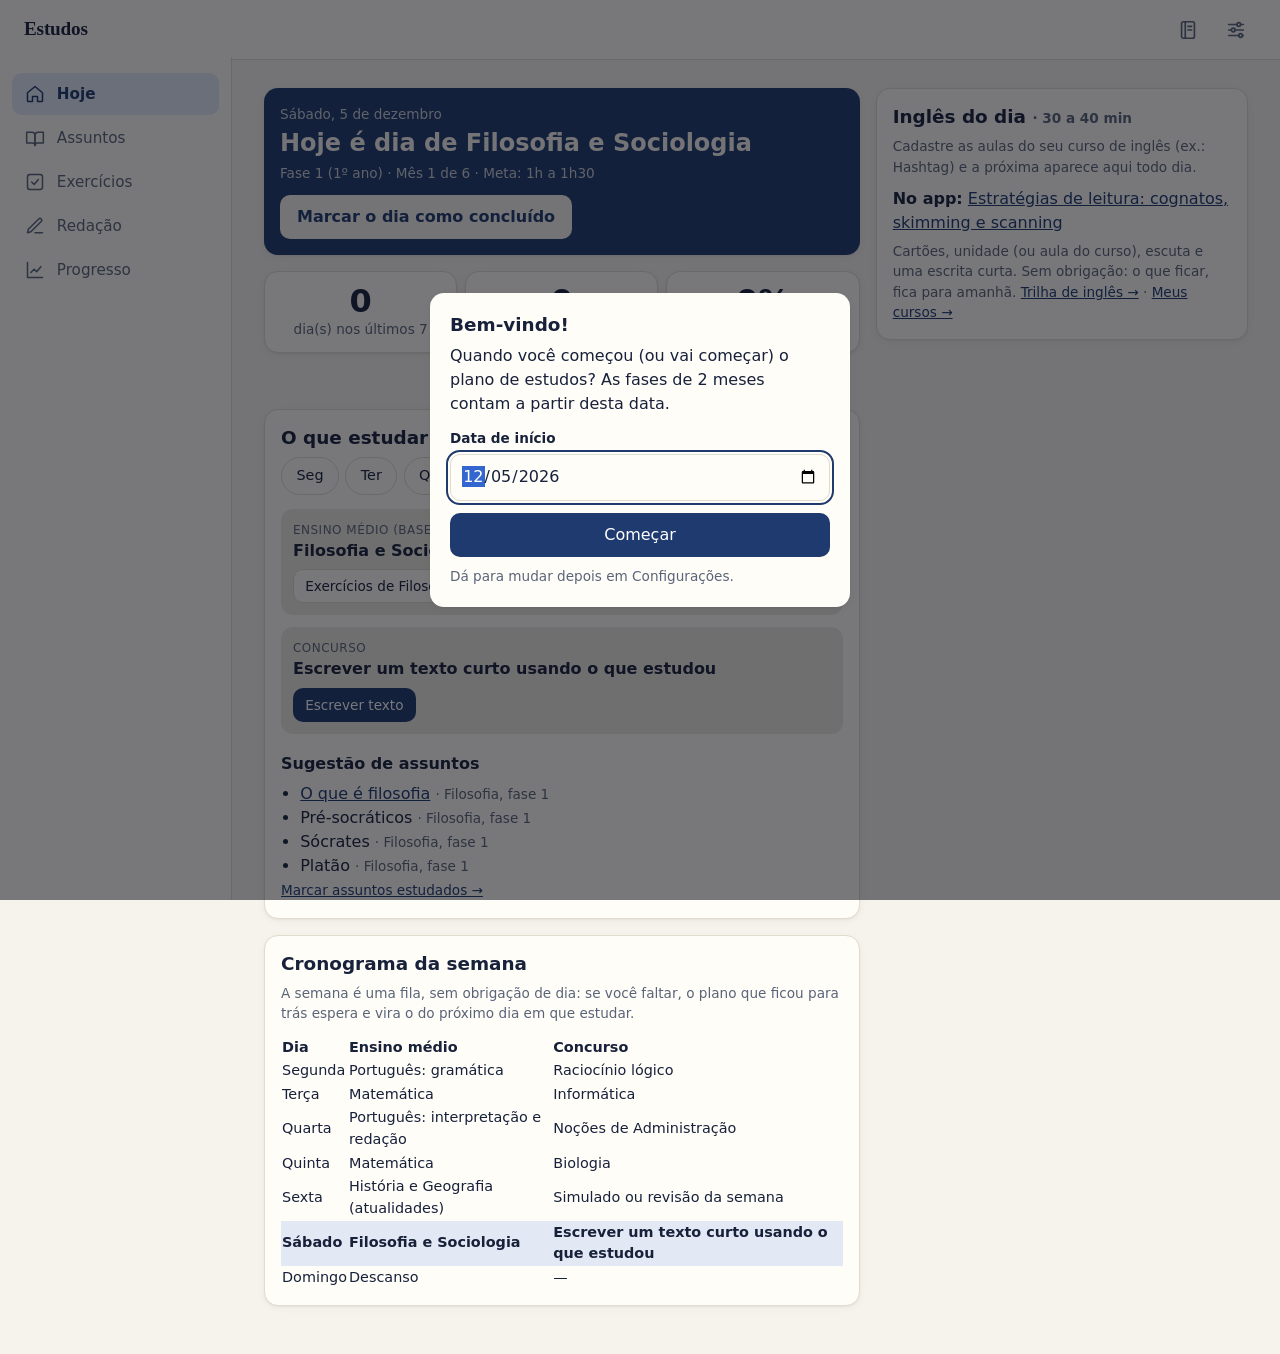
<file: index.html>
<!doctype html>
<html lang="pt-BR">
<head>
  <meta charset="utf-8">
  <meta name="viewport" content="width=device-width, initial-scale=1, viewport-fit=cover">
  <title>Estudos</title>
  <meta name="description" content="Cronograma, checklist, exercícios e redação para revisar o ensino médio e estudar para concurso.">
  <meta name="theme-color" content="#1e3a6e">
  <link rel="manifest" href="manifest.webmanifest" crossorigin="use-credentials">
  <link rel="icon" href="icones/icone.svg" type="image/svg+xml">
  <link rel="apple-touch-icon" href="icones/icone-192.png">
  <!-- Fontes de quadrinhos (se estiver sem internet, o CSS usa fontes parecidas do sistema) -->
  <link rel="preconnect" href="https://fonts.googleapis.com">
  <link rel="preconnect" href="https://fonts.gstatic.com" crossorigin>
  <link rel="stylesheet" href="https://fonts.googleapis.com/css2?family=Bangers&family=Comic+Neue:ital,wght@0,400;0,700;1,400&display=swap">
  <link rel="stylesheet" href="css/estilo.css">
  <!-- Aplica o tema antes de desenhar a página, para não "piscar" claro→escuro -->
  <script>
    try {
      var salvo = JSON.parse(localStorage.getItem('estudosapp:estado') || '{}');
      var tema = salvo.config && salvo.config.tema;
      if (tema === 'claro' || tema === 'escuro') document.documentElement.dataset.tema = tema;
    } catch (e) { /* sem acesso ao localStorage: segue o tema do sistema */ }

    // Cópia velha presa no aparelho: esta página veio da internet, mas os arquivos podem vir do cache de
    // uma versão antiga. Se há cache "estudos-" de outra versão e nenhum desta, apaga tudo e recarrega (uma vez).
    // VERSAO_PAGINA anda junto com VERSAO do sw.js (o teste confere).
    (function () {
      var VERSAO_PAGINA = 'estudos-v36';
      if (!window.caches || !('serviceWorker' in navigator)) return;
      caches.keys().then(function (nomes) {
        var velhas = nomes.filter(function (n) { return n.indexOf('estudos-') === 0 && n !== VERSAO_PAGINA; });
        if (!velhas.length || nomes.indexOf(VERSAO_PAGINA) >= 0) return;
        try {
          if (sessionStorage.getItem('estudosapp:limpou') === VERSAO_PAGINA) return;
          sessionStorage.setItem('estudosapp:limpou', VERSAO_PAGINA);
        } catch (e) { return; } // sem como evitar repetição: não arrisca recarregar em laço
        return navigator.serviceWorker.getRegistrations()
          .then(function (registros) { return Promise.all(registros.map(function (r) { return r.unregister(); })); })
          .then(function () { return Promise.all(velhas.map(function (n) { return caches.delete(n); })); })
          .then(function () { location.reload(); });
      }).catch(function () { /* segue com o que tem */ });
    })();
  </script>
</head>
<body>
  <header class="topo">
    <a href="#hoje" class="marca">Estudos</a>
    <div class="topo-acoes">
      <button id="indicador-nuvem" class="nuvem-indicador" hidden title="Status do Google Drive"></button>
      <a href="#caderno" class="botao-icone" aria-label="Caderno de anotações" title="Caderno de anotações"><svg viewBox="0 0 24 24" aria-hidden="true"><rect x="5" y="3" width="14" height="18" rx="2"/><path d="M9 3v18M12 8h4M12 12h4"/></svg></a>
      <a href="#config" class="botao-icone" aria-label="Configurações" title="Configurações"><svg viewBox="0 0 24 24" aria-hidden="true"><path d="M4 6h9M17 6h3M4 12h3M11 12h9M4 18h11M19 18h1"/><circle cx="15" cy="6" r="2"/><circle cx="9" cy="12" r="2"/><circle cx="17" cy="18" r="2"/></svg></a>
    </div>
  </header>

  <!-- Cada tela é desenhada aqui dentro pelo JavaScript (ver js/app.js) -->
  <main id="tela" class="tela" tabindex="-1"></main>

  <nav class="abas" aria-label="Navegação principal">
    <a href="#hoje" data-aba="hoje"><span><svg viewBox="0 0 24 24" aria-hidden="true"><path d="M3 10.5 12 3l9 7.5V20a1 1 0 0 1-1 1h-5v-6H9v6H4a1 1 0 0 1-1-1z"/></svg></span>Hoje</a>
    <a href="#assuntos" data-aba="assuntos"><span><svg viewBox="0 0 24 24" aria-hidden="true"><path d="M2 5h6a4 4 0 0 1 4 4v12a3 3 0 0 0-3-3H2z"/><path d="M22 5h-6a4 4 0 0 0-4 4v12a3 3 0 0 1 3-3h7z"/></svg></span>Assuntos</a>
    <a href="#exercicios" data-aba="exercicios"><span><svg viewBox="0 0 24 24" aria-hidden="true"><rect x="3" y="3" width="18" height="18" rx="3"/><path d="m8 12 3 3 5-6"/></svg></span>Exercícios</a>
    <a href="#redacao" data-aba="redacao"><span><svg viewBox="0 0 24 24" aria-hidden="true"><path d="M12 20h9"/><path d="M16.5 3.5a2.1 2.1 0 0 1 3 3L7 19l-4 1 1-4z"/></svg></span>Redação</a>
    <a href="#progresso" data-aba="progresso"><span><svg viewBox="0 0 24 24" aria-hidden="true"><path d="M3 3v18h18"/><path d="m7 15 4-4 3 3 5-6"/></svg></span>Progresso</a>
  </nav>

  <!-- Ordem importa: scripts comuns (sem type="module") para abrir com duplo clique, sem servidor -->
  <script src="js/util.js"></script>
  <script src="js/acesso.js"></script>
  <script src="js/dados/materias.js"></script>
  <script src="js/dados/assuntos.js"></script>
  <script src="js/dados/conteudos.js"></script>
  <script src="js/dados/apoio.js"></script>
  <script src="js/dados/checagens.js"></script>
  <script src="js/dados/topicos/biologia.js"></script>
  <script src="js/dados/topicos/historia.js"></script>
  <script src="js/dados/topicos/geografia.js"></script>
  <script src="js/dados/topicos/filosofia.js"></script>
  <script src="js/dados/topicos/sociologia.js"></script>
  <script src="js/dados/topicos/logica.js"></script>
  <script src="js/dados/topicos/informatica.js"></script>
  <script src="js/dados/topicos/administracao.js"></script>
  <script src="js/dados/topicos/ingles.js"></script>
  <script src="js/dados/topicos/agentes.js"></script>
  <script src="js/dados/ingles-trilha.js"></script>
  <script src="js/dados/planos-cursos.js"></script>
  <script src="js/dados/questoes.js"></script>
  <script src="js/dados/dissertativas.js"></script>
  <script src="js/dados/redacao.js"></script>
  <script src="js/dados/plano-redacao.js"></script>
  <script src="js/dados/vestibular.js"></script>
  <script src="js/armazenamento.js"></script>
  <script src="js/calculos.js"></script>
  <script src="js/desenhos.js"></script>
  <script src="js/componentes.js"></script>
  <script src="js/caderno.js"></script>
  <script src="js/nuvem-config.js"></script>
  <script src="js/nuvem.js"></script>
  <script src="js/telas/hoje.js"></script>
  <script src="js/telas/assuntos.js"></script>
  <script src="js/telas/exercicios.js"></script>
  <script src="js/telas/redacao.js"></script>
  <script src="js/telas/progresso.js"></script>
  <script src="js/telas/config.js"></script>
  <script src="js/telas/estudar.js"></script>
  <script src="js/telas/plano.js"></script>
  <script src="js/telas/provas.js"></script>
  <script src="js/telas/apostila.js"></script>
  <script src="js/telas/caderno.js"></script>
  <script src="js/telas/cursos.js"></script>
  <script src="js/telas/ingles.js"></script>
  <script src="js/telas/vestibular.js"></script>
  <script src="js/app.js"></script>
</body>
</html>
</file>
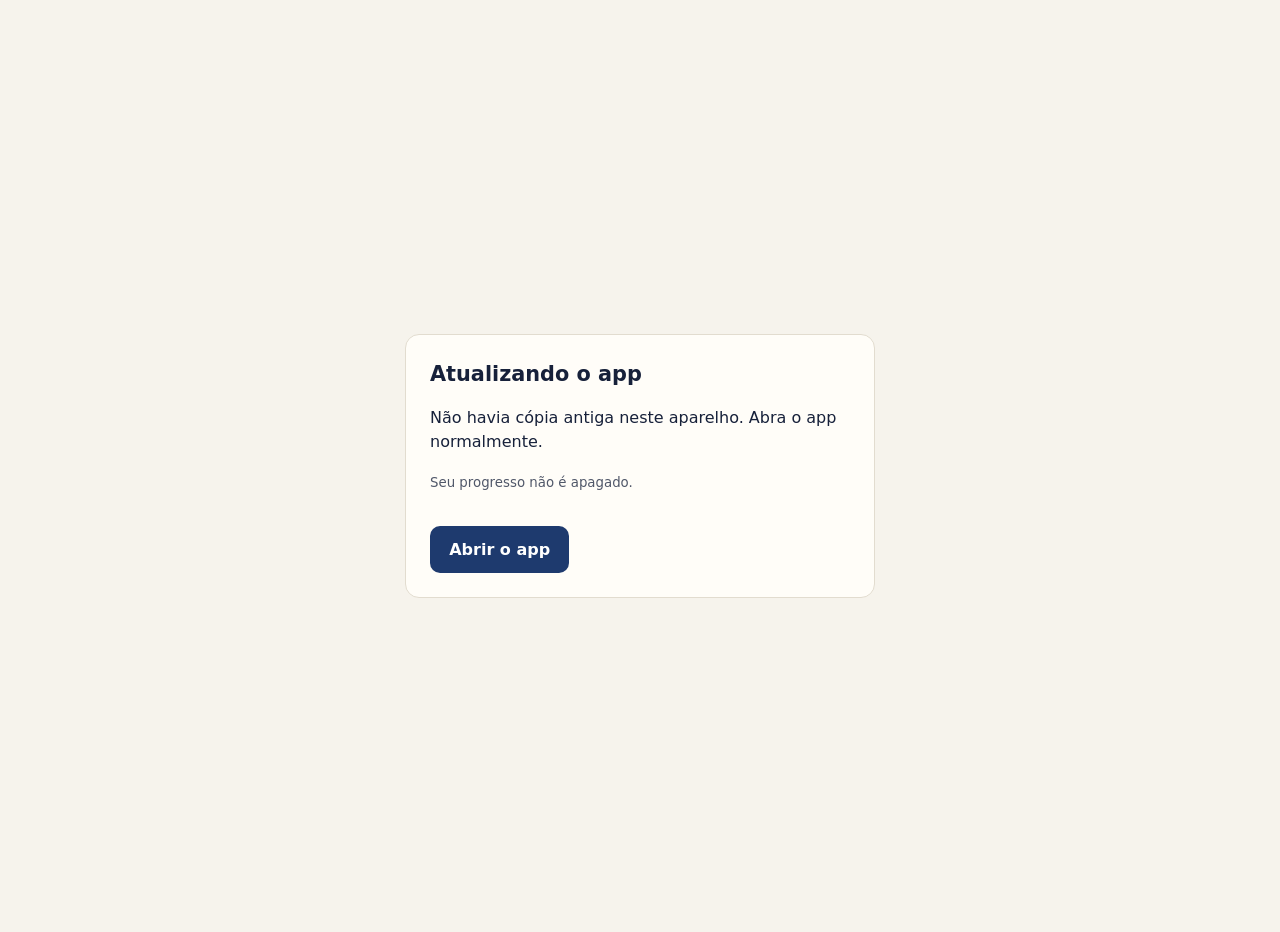
<file: limpar.html>
<!doctype html>
<html lang="pt-BR">
<head>
  <meta charset="utf-8">
  <meta name="viewport" content="width=device-width, initial-scale=1">
  <meta name="robots" content="noindex">
  <title>Atualizar o app · Estudos</title>
  <!-- Página de socorro: apaga a cópia offline (service worker e cache) quando o app fica preso numa versão velha.
       Não está no sw.js (nunca fica guardada) e não apaga o progresso (localStorage). -->
  <style>
    :root { color-scheme: light dark; --fundo: #f6f3ec; --superficie: #fffdf8; --texto: #17213a; --primaria: #1e3a6e; --primaria-texto: #fff; --borda: #e2dccf; }
    @media (prefers-color-scheme: dark) { :root { --fundo: #0c1424; --superficie: #121d33; --texto: #e6ebf5; --primaria: #8fb0ee; --primaria-texto: #0c1424; --borda: #24324f; } }
    body { margin: 0; min-height: 100vh; display: grid; place-items: center; padding: 16px; background: var(--fundo); color: var(--texto);
      font: 16px/1.5 system-ui, -apple-system, "Segoe UI", Roboto, sans-serif; }
    main { max-width: 420px; width: 100%; padding: 24px; border: 1px solid var(--borda); border-radius: 14px; background: var(--superficie); }
    h1 { font-size: 1.3rem; margin: 0 0 .5rem; }
    a.botao { display: inline-block; margin-top: 1rem; padding: .7rem 1.2rem; border-radius: 10px; background: var(--primaria); color: var(--primaria-texto);
      text-decoration: none; font-weight: 600; }
    a.botao[hidden] { display: none; }
    small { opacity: .75; }
  </style>
</head>
<body>
  <main>
    <h1>Atualizando o app</h1>
    <p id="msg">Apagando a cópia antiga guardada neste aparelho…</p>
    <p><small>Seu progresso não é apagado.</small></p>
    <a class="botao" id="abrir" href="./" hidden>Abrir o app</a>
  </main>
  <script>
    (async function () {
      var msg = document.getElementById('msg');
      var apagados = 0;
      try {
        if ('serviceWorker' in navigator) {
          var registros = await navigator.serviceWorker.getRegistrations();
          for (var i = 0; i < registros.length; i++) { await registros[i].unregister(); apagados++; }
        }
        if (window.caches) {
          var nomes = await caches.keys();
          for (var j = 0; j < nomes.length; j++) { await caches.delete(nomes[j]); apagados++; }
        }
        msg.textContent = apagados
          ? 'Pronto: a cópia antiga foi apagada. Abra o app para baixar a versão nova.'
          : 'Não havia cópia antiga neste aparelho. Abra o app normalmente.';
      } catch (e) {
        msg.textContent = 'Não deu para apagar tudo (' + e.message + '). Tente abrir o app assim mesmo.';
      }
      document.getElementById('abrir').hidden = false;
    })();
  </script>
</body>
</html>
</file>
<file: css/estilo.css>
/* =========================================================
   Estilo do app de estudos
   - Cores definidas como variáveis (tokens) no :root
   - Tema escuro: automático pelo sistema, ou forçado por data-tema
   - Layout pensado primeiro para o celular (mobile first)
   ========================================================= */

:root {
  --fundo: #f6f3ec;
  --superficie: #fffdf8;
  --superficie-2: #efeae0;
  --texto: #17213a;
  --texto-suave: #5a6478;
  --borda: #e2dccf;
  --primaria: #1e3a6e;
  --primaria-suave: #e3e9f4;
  --primaria-texto: #ffffff;
  --sucesso: #2f7a4f;
  --sucesso-suave: #e1f0e5;
  --alerta: #a8620e;
  --alerta-suave: #f8ebd3;
  --erro: #b3392f;
  --erro-suave: #f8e1dd;
  --destaque: #1e3a6e;
  --destaque-texto: #f6f3ec;
  --sombra: 0 1px 2px rgba(23, 33, 58, .05), 0 2px 8px rgba(23, 33, 58, .04);
  --raio: 14px;
  --fonte: system-ui, -apple-system, "Segoe UI", Roboto, "Helvetica Neue", Arial, sans-serif;
  color-scheme: light;
}

/* Valores do tema escuro, repetidos em dois lugares:
   1) sistema em modo escuro e o usuário não forçou o claro
   2) usuário escolheu "escuro" nas configurações */
@media (prefers-color-scheme: dark) {
  :root:not([data-tema="claro"]) {
    --fundo: #0c1424;
    --superficie: #121d33;
    --superficie-2: #1a2742;
    --texto: #e8e4da;
    --texto-suave: #9aa5b8;
    --borda: #24324f;
    --primaria: #8fb0ee;
    --primaria-suave: #1c2c4d;
    --primaria-texto: #0c1424;
    --sucesso: #6cc28d;
    --sucesso-suave: #15301f;
    --alerta: #e8b04e;
    --alerta-suave: #33270f;
    --erro: #ee8478;
    --erro-suave: #3a1b19;
    --destaque: #1c2c4d;
    --destaque-texto: #e8e4da;
    --sombra: 0 1px 2px rgba(0, 0, 0, .35);
    color-scheme: dark;
  }
}
:root[data-tema="escuro"] {
  --fundo: #0c1424;
  --superficie: #121d33;
  --superficie-2: #1a2742;
  --texto: #e8e4da;
  --texto-suave: #9aa5b8;
  --borda: #24324f;
  --primaria: #8fb0ee;
  --primaria-suave: #1c2c4d;
  --primaria-texto: #0c1424;
  --sucesso: #6cc28d;
  --sucesso-suave: #15301f;
  --alerta: #e8b04e;
  --alerta-suave: #33270f;
  --erro: #ee8478;
  --erro-suave: #3a1b19;
  --destaque: #1c2c4d;
  --destaque-texto: #e8e4da;
  --sombra: 0 1px 2px rgba(0, 0, 0, .35);
  color-scheme: dark;
}

/* ---------- Base ---------- */
* { box-sizing: border-box; }
html { -webkit-text-size-adjust: 100%; }
body {
  margin: 0;
  background: var(--fundo);
  color: var(--texto);
  font-family: var(--fonte);
  font-size: 16px;
  line-height: 1.5;
  /* espaço para a barra de abas fixa no rodapé */
  padding-bottom: calc(72px + env(safe-area-inset-bottom));
}
h1, h2, h3 { line-height: 1.25; margin: 0 0 .5rem; }
h1 { font-size: 1.5rem; }
h2 { font-size: 1.15rem; }
h3 { font-size: 1rem; }
p { margin: 0 0 .75rem; }
a { color: var(--primaria); }
button, input, select, textarea { font: inherit; color: inherit; }

/* ---------- Topo ---------- */
.topo {
  position: sticky; top: 0; z-index: 10;
  display: flex; align-items: center; justify-content: space-between;
  padding: .6rem 16px;
  background: var(--superficie);
  border-bottom: 1px solid var(--borda);
}
.marca { font-family: var(--fonte-leitura); font-weight: 700; text-decoration: none; color: var(--texto); font-size: 1.2rem; letter-spacing: -.01em; }
.topo-acoes { display: flex; align-items: center; gap: .5rem; }
.botao-icone {
  display: inline-grid; place-items: center;
  width: 40px; height: 40px; border-radius: 10px;
  text-decoration: none; font-size: 1.2rem;
}
.botao-icone:hover { background: var(--superficie-2); }
.nuvem-indicador {
  border: 1px solid var(--borda); background: var(--superficie-2);
  border-radius: 999px; padding: .25rem .7rem; font-size: .8rem; cursor: pointer;
}
.nuvem-indicador.alerta { background: var(--alerta-suave); color: var(--alerta); border-color: transparent; }
.nuvem-indicador.ok { background: var(--sucesso-suave); color: var(--sucesso); border-color: transparent; }

/* ---------- Área da tela ---------- */
.tela {
  max-width: 860px; margin: 0 auto;
  padding: 16px;
  outline: none;
}
.tela > * + * { margin-top: 16px; }

/* ---------- Abas (rodapé no celular, topo no computador) ---------- */
.abas {
  position: fixed; left: 0; right: 0; bottom: 0; z-index: 10;
  display: grid; grid-template-columns: repeat(5, 1fr);
  background: var(--superficie);
  border-top: 1px solid var(--borda);
  padding-bottom: env(safe-area-inset-bottom);
}
.abas a {
  display: flex; flex-direction: column; align-items: center; gap: 2px;
  padding: .45rem 0 .5rem;
  font-size: .72rem; text-decoration: none; color: var(--texto-suave);
}
.abas a span { line-height: 0; }
.abas svg, .botao-icone svg { width: 22px; height: 22px; fill: none; stroke: currentColor; stroke-width: 1.8; stroke-linecap: round; stroke-linejoin: round; }
.botao-icone { color: var(--texto-suave); }
.botao-icone:hover { color: var(--texto); }
.abas a.ativa { color: var(--primaria); font-weight: 600; }

/* No computador o menu continua embaixo, só fica mais largo e com ícone e texto lado a lado */
@media (min-width: 760px) {
  .abas { display: flex; justify-content: center; gap: .25rem; padding: .3rem 16px calc(.3rem + env(safe-area-inset-bottom)); }
  .abas a { flex-direction: row; gap: .4rem; font-size: .95rem; padding: .5rem .9rem; border-radius: 10px; }
  .abas svg { width: 18px; height: 18px; }
  .abas a.ativa { background: var(--primaria-suave); }
}

/* ---------- Cartões e blocos ---------- */
.cartao {
  background: var(--superficie);
  border: 1px solid var(--borda);
  border-radius: var(--raio);
  box-shadow: var(--sombra);
  padding: 16px;
}
.cartao > :last-child { margin-bottom: 0; }
.destaque {
  background: var(--destaque);
  color: var(--destaque-texto); border: 0;
}
.destaque .suave { color: var(--destaque-texto); opacity: .8; }
.suave { color: var(--texto-suave); }
.pequeno { font-size: .85rem; }
.grade { display: grid; gap: 12px; }
@media (min-width: 600px) { .grade-2 { grid-template-columns: 1fr 1fr; } .grade-3 { grid-template-columns: repeat(3, 1fr); } }
.linha { display: flex; align-items: center; gap: .5rem; flex-wrap: wrap; }
.entre { justify-content: space-between; }

/* Bloco do estudo do dia */
.bloco-estudo {
  display: flex; gap: 12px; align-items: flex-start;
  padding: 12px; border-radius: 12px; background: var(--superficie-2);
}
.bloco-estudo .rotulo { font-size: .75rem; text-transform: uppercase; letter-spacing: .04em; color: var(--texto-suave); }
.bloco-estudo .titulo { font-weight: 600; }
.emoji-grande { font-size: 1.6rem; line-height: 1; }

/* Números de destaque (sequência, %, etc.) */
.numero { font-size: 2rem; font-weight: 700; line-height: 1.1; }
.estatistica { text-align: center; }
/* Três números lado a lado, inclusive no celular */
.estatisticas { grid-template-columns: repeat(3, 1fr); gap: 8px; }
.estatisticas .cartao { padding: 12px 6px; }
@media (max-width: 599px) { .estatisticas .numero { font-size: 1.5rem; } }

/* ---------- Botões ---------- */
.botao {
  display: inline-flex; align-items: center; justify-content: center; gap: .4rem;
  min-height: 44px; padding: .55rem 1rem;
  border-radius: 10px; border: 1px solid var(--borda);
  background: var(--superficie); cursor: pointer;
  text-decoration: none; color: var(--texto); font-weight: 500;
}
.botao:hover { background: var(--superficie-2); }
.botao.primario { background: var(--primaria); color: var(--primaria-texto); border-color: transparent; }
.botao.primario:hover { filter: brightness(1.08); }
.botao.sucesso { background: var(--sucesso); color: #fff; border-color: transparent; }
.botao.perigo { color: var(--erro); }
.botao.bloco { width: 100%; }
.botao.pequeno { min-height: 34px; padding: .3rem .7rem; font-size: .85rem; }
.botao:disabled { opacity: .5; cursor: not-allowed; }
.destaque .botao { background: var(--destaque-texto); color: var(--destaque); border-color: transparent; font-weight: 600; }
.destaque .botao.feito { background: rgba(255, 255, 255, .14); color: var(--destaque-texto); }
.link-botao { background: none; border: 0; color: var(--primaria); cursor: pointer; padding: .25rem; text-decoration: underline; }

/* ---------- Formulários ---------- */
.campo { display: grid; gap: .3rem; margin-bottom: .75rem; }
.campo label { font-size: .85rem; font-weight: 600; }
input[type="text"], input[type="date"], input[type="url"], select, textarea {
  width: 100%; padding: .6rem .7rem; min-height: 44px;
  border-radius: 10px; border: 1px solid var(--borda);
  background: var(--superficie);
}
textarea { min-height: 260px; resize: vertical; line-height: 1.6; }
input:focus, select:focus, textarea:focus, .botao:focus-visible, a:focus-visible {
  outline: 2px solid var(--primaria); outline-offset: 2px;
}

/* ---------- Abas internas (fases, filtros) ---------- */
.pilulas { display: flex; gap: .4rem; overflow-x: auto; padding-bottom: 2px; }
.pilula {
  flex: none; padding: .45rem .9rem; border-radius: 999px;
  border: 1px solid var(--borda); background: var(--superficie); cursor: pointer; font-size: .9rem;
}
.pilula.ativa { background: var(--primaria); color: var(--primaria-texto); border-color: transparent; }

/* ---------- Checklist de assuntos ---------- */
.materia-titulo { display: flex; align-items: center; justify-content: space-between; gap: .5rem; }
.lista-assuntos { list-style: none; margin: .5rem 0 0; padding: 0; }
.lista-assuntos li {
  display: flex; align-items: center; gap: .6rem;
  padding: .45rem 0; border-top: 1px solid var(--borda);
}
.lista-assuntos li:first-child { border-top: 0; }
.lista-assuntos label { flex: 1; display: flex; gap: .6rem; align-items: center; cursor: pointer; min-height: 32px; }
.lista-assuntos input[type="checkbox"] { width: 20px; height: 20px; accent-color: var(--primaria); flex: none; }
.lista-assuntos .feito { color: var(--texto-suave); text-decoration: line-through; }
.lista-assuntos .acoes { display: flex; gap: .2rem; }
.lista-assuntos .acoes button { border: 0; background: none; cursor: pointer; padding: .3rem; border-radius: 8px; }
.lista-assuntos .acoes button:hover { background: var(--superficie-2); }
.lista-assuntos .acoes button { color: var(--texto-suave); display: inline-grid; place-items: center; width: 36px; height: 36px; }
.lista-assuntos .acoes svg { width: 18px; height: 18px; fill: none; stroke: currentColor; stroke-width: 1.8; stroke-linecap: round; stroke-linejoin: round; }
.assunto-titulo { flex: 1; min-width: 0; color: var(--texto); text-decoration: none; padding: .35rem 0; }
a.assunto-titulo span { color: var(--primaria); margin-left: .35rem; font-weight: 700; }
a.assunto-titulo:hover { color: var(--primaria); }
.assunto-titulo.feito { color: var(--texto-suave); text-decoration: line-through; }
.form-inline { display: flex; gap: .5rem; margin-top: .6rem; }
.form-inline input { flex: 1; }

/* ---------- Barras de progresso ---------- */
.barra { height: 10px; border-radius: 999px; background: var(--superficie-2); overflow: hidden; }
.barra > div { height: 100%; border-radius: 999px; background: var(--primaria); transition: width .3s; }
.barra.grossa { height: 16px; }
.item-barra { display: grid; gap: .3rem; }
.item-barra .linha { justify-content: space-between; font-size: .9rem; }

/* Selos de status */
.selo { display: inline-block; padding: .15rem .6rem; border-radius: 999px; font-size: .8rem; font-weight: 600; }
.selo.ok { background: var(--sucesso-suave); color: var(--sucesso); }
.selo.alerta { background: var(--alerta-suave); color: var(--alerta); }
.selo.erro { background: var(--erro-suave); color: var(--erro); }
.selo.info { background: var(--primaria-suave); color: var(--primaria); }

/* ---------- Calendário ---------- */
.calendario { display: grid; grid-template-columns: repeat(7, 1fr); gap: 4px; text-align: center; }
.calendario .cab { font-size: .75rem; color: var(--texto-suave); padding: .2rem 0; }
.calendario .dia {
  aspect-ratio: 1; display: grid; place-items: center;
  border-radius: 8px; font-size: .85rem; background: var(--superficie-2);
}
.calendario .dia.vazio { background: none; }
.calendario .dia.estudou { background: var(--sucesso); color: #fff; font-weight: 700; }
.calendario .dia.domingo { color: var(--texto-suave); }
.calendario .dia.hoje { outline: 2px solid var(--primaria); outline-offset: -2px; }

/* ---------- Exercícios ---------- */
.alternativas { display: grid; gap: .5rem; margin-top: .75rem; }
.alternativa {
  text-align: left; width: 100%;
  padding: .7rem .85rem; border-radius: 10px;
  border: 1px solid var(--borda); background: var(--superficie); cursor: pointer;
  display: flex; gap: .6rem; align-items: flex-start;
}
.alternativa:hover:not(:disabled) { border-color: var(--primaria); }
.alternativa .letra { font-weight: 700; flex: none; }
.alternativa.certa { background: var(--sucesso-suave); border-color: var(--sucesso); }
.alternativa.errada { background: var(--erro-suave); border-color: var(--erro); }
.alternativa:disabled { cursor: default; }
.explicacao { margin-top: .75rem; padding: .75rem; border-radius: 10px; background: var(--superficie-2); }

/* ---------- Redação ---------- */
.revisao { list-style: none; padding: 0; margin: 0; display: grid; gap: .4rem; }
.revisao label { display: flex; gap: .6rem; align-items: flex-start; cursor: pointer; }
.revisao input { width: 20px; height: 20px; margin-top: 2px; accent-color: var(--primaria); flex: none; }
.lista-textos { list-style: none; padding: 0; margin: 0; }
.lista-textos li { border-top: 1px solid var(--borda); padding: .6rem 0; }
.lista-textos li:first-child { border-top: 0; }
.texto-salvo { white-space: pre-wrap; background: var(--superficie-2); padding: .75rem; border-radius: 10px; }
@media (min-width: 760px) { .layout-redacao { grid-template-columns: 1fr 280px; align-items: start; } }

/* ---------- Página de estudo de um tópico ---------- */
.estudo { line-height: 1.65; }
.estudo p { margin: 0 0 .9rem; }
.estudo-titulo { margin: 1.4rem 0 .5rem; font-size: 1.05rem; color: var(--primaria); }
.estudo .estudo-titulo:first-child { margin-top: 0; }
.estudo-lista { margin: 0 0 .9rem; padding-left: 1.2rem; }
.estudo-lista li { margin-bottom: .35rem; }
.estudo-exemplo {
  margin: 0 0 .9rem; padding: .75rem .9rem; border-radius: 10px;
  background: var(--superficie-2); border-left: 4px solid var(--primaria);
  font-variant-numeric: tabular-nums;
}
.estudo-exemplo .rotulo { font-size: .8rem; font-weight: 700; margin-bottom: .3rem; color: var(--texto-suave); }
.estudo-atencao {
  margin: 0 0 .9rem; padding: .75rem .9rem; border-radius: 10px;
  background: var(--alerta-suave); color: var(--texto);
}
.estudo-tabela { overflow-x: auto; margin: 0 0 .9rem; }
.estudo-tabela table { width: 100%; border-collapse: collapse; font-size: .92rem; }
.estudo-tabela th, .estudo-tabela td { padding: .45rem .6rem; border-bottom: 1px solid var(--borda); text-align: left; }
.estudo-tabela th { background: var(--superficie-2); }
/* destaca a letra ou o trecho que importa, como marca-texto */
.estudo-tabela td strong { color: var(--primaria); background: var(--primaria-suave); padding: 0 2px; border-radius: 3px; }
.estudo-bncc ul { padding-left: 1.2rem; margin: .4rem 0 .6rem; }
.estudo-bncc li { margin-bottom: .4rem; }
.estudo-bncc details { margin-bottom: .6rem; }
/* Formato Paulo Freire: etapas e perguntas com resposta */
.estudo-metodo { padding: .6rem .8rem; border-radius: 10px; background: var(--primaria-suave); color: var(--texto); }
.estudo-etapa { margin: 1.8rem 0 .8rem; padding-top: 1rem; border-top: 2px solid var(--borda); }
.estudo-etapa:first-child, .estudo-metodo + .estudo-etapa { margin-top: .4rem; border-top: 0; padding-top: 0; }
.estudo-etapa .rotulo { font-size: .8rem; font-weight: 700; text-transform: uppercase; letter-spacing: .05em; color: var(--primaria); }
.estudo-etapa h2 { margin: .2rem 0 0; }
.estudo-pergunta { margin: 0 0 1rem; padding: .8rem; border-radius: 10px; border: 2px dashed var(--primaria); }
.estudo-pergunta label { display: block; font-weight: 600; margin-bottom: .5rem; }
.estudo-pergunta textarea { min-height: 90px; }
.resposta-status { min-height: 1.2em; margin: .2rem 0 .4rem; }
.conversa-ia { margin-top: .5rem; }
.conversa-ia > summary { cursor: pointer; color: var(--primaria); }
/* ---------- Tirinhas em quadrinhos ----------
   Cores fixas (claras) mesmo no tema escuro, como papel de jornal.
   Cada quadro: cenário ao fundo, caixa de narração no topo e
   personagens desenhados com o balão em cima da cabeça. */
.tirinha { margin: 0 0 1.2rem; font-family: "Comic Neue", "Comic Sans MS", "Chalkboard SE", cursive; }
.tirinha figcaption {
  font-family: "Bangers", "Impact", sans-serif; letter-spacing: .06em;
  font-size: 1.25rem; margin-bottom: .4rem; color: var(--texto);
}
.tirinha-quadros {
  display: grid; grid-template-columns: repeat(auto-fit, minmax(200px, 1fr)); gap: 6px;
  background: #111; padding: 6px; border-radius: 4px;
}
.quadro {
  position: relative; display: flex; flex-direction: column; justify-content: flex-end;
  min-height: 260px; padding: 8px 6px 4px; overflow: hidden;
  border: 2px solid #111; color: #1c1f2a;
  background: linear-gradient(#f5f5f4 0 80%, #d6d3d1 80% 100%);
}
/* Cenários: parede/céu em cima, chão embaixo */
.fundo-quarto  { background: linear-gradient(#e9d5ff 0 80%, #b45309 80% 100%); }
.fundo-rua, .fundo-ponto { background: linear-gradient(#bae6fd 0 80%, #9ca3af 80% 100%); }
.fundo-loja    { background: linear-gradient(#fef3c7 0 80%, #d6d3d1 80% 100%); }
.fundo-cozinha { background: repeating-linear-gradient(90deg, transparent 0 18px, rgba(13,148,136,.12) 18px 20px),
                             linear-gradient(#ccfbf1 0 80%, #e7e5e4 80% 100%); }
.fundo-parque  { background: linear-gradient(#bfdbfe 0 80%, #86efac 80% 100%); }

/* Caixa de narração (recordatório) */
.recordatorio {
  position: absolute; top: 6px; left: 6px; max-width: 85%; z-index: 1;
  background: #fde047; border: 2px solid #111; padding: .15rem .45rem;
  font-size: .78rem; font-weight: 700; line-height: 1.3;
}
.elenco { display: flex; align-items: flex-end; justify-content: space-around; gap: 4px; padding-top: 2.2rem; }
.ator { flex: 1 1 0; min-width: 0; display: flex; flex-direction: column; align-items: center; }
.ator.falando { flex-grow: 2; } /* quem fala ganha mais espaço para o balão */
.ator .figura { width: 100%; max-width: 92px; height: auto; display: block; }
.nome-ator { font-size: .62rem; font-weight: 700; color: #44403c; margin-top: -2px; }

/* Balões: em cima da cabeça, com o rabinho apontando para baixo */
.balao {
  position: relative; margin-bottom: 12px; max-width: 100%;
  background: #fff; color: #111; border: 2.5px solid #111; border-radius: 22px;
  padding: .55rem .75rem; font-size: .9rem; font-weight: 700; line-height: 1.25; text-align: center;
}
.balao::after, .balao::before {
  content: ""; position: absolute; left: 50%; border-style: solid;
}
.balao::after  { bottom: -13px; margin-left: -6px; border-width: 13px 6px 0 6px; border-color: #111 transparent transparent; }
.balao::before { bottom: -9px; margin-left: -3.5px; border-width: 9px 3.5px 0 3.5px; border-color: #fff transparent transparent; z-index: 1; }
/* Pensamento: nuvem com bolinhas no lugar do rabinho */
.balao.pensamento { border-radius: 40px; font-style: italic; font-weight: 400; border-style: dashed; }
.balao.pensamento::after  { bottom: -11px; margin-left: -5px; width: 9px; height: 9px; border: 2px solid #111; border-radius: 50%; background: #fff; }
.balao.pensamento::before { bottom: -19px; margin-left: 2px; width: 5px; height: 5px; border: 2px solid #111; border-radius: 50%; background: #fff; }
/* Grito: letras grandes, borda grossa e fundo amarelado */
.balao.grito { font-weight: 900; text-transform: uppercase; letter-spacing: .02em; border-width: 3.5px; border-radius: 10px; background: #fef9c3; }
.balao.grito::before { border-color: #fef9c3 transparent transparent; }

/* Placa (objeto que "fala" pelo que está escrito nela) */
.placa { display: flex; flex-direction: column; align-items: center; width: 100%; }
.placa-tabua {
  background: #fef3c7; border: 3px solid #78350f; border-radius: 4px; padding: .45rem .5rem;
  font-family: "Bangers", "Impact", sans-serif; letter-spacing: .05em; font-size: 1.05rem; text-align: center; color: #111;
}
.placa-poste { width: 8px; height: 70px; background: #92400e; border: 2px solid #111; border-top: 0; }

@media (max-width: 599px) {
  .quadro { min-height: 230px; }
  .ator .figura { max-width: 80px; }
}

/* "Entendeu?" (teste rápido dentro do conteúdo) */
.checagem { margin: 0 0 1.2rem; padding: .8rem; border-radius: 10px; background: var(--superficie-2); }
.checagem .rotulo, .indicacao .rotulo, .prerequisitos .rotulo { font-size: .8rem; font-weight: 700; color: var(--primaria); }
.checagem p { margin: .3rem 0 0; }
.indicacao { margin: 0 0 1rem; padding: .8rem; border-radius: 10px; border: 1px solid var(--borda); }

/* Glossário */
.termo {
  background: none; border: 0; padding: 0; font: inherit; color: inherit; cursor: help;
  text-decoration: underline dotted var(--primaria) 2px; text-underline-offset: 3px;
}
.termo:disabled { cursor: default; }
.definicao {
  margin: .2rem 0 .9rem; padding: .6rem .8rem; border-radius: 10px; font-size: .92rem;
  background: var(--primaria-suave); border-left: 4px solid var(--primaria);
}
.prerequisitos details { margin-top: .3rem; }
/* "Entendeu?": conceito da pergunta e destaque da parte para reler */
.checagem-conceito { margin-top: .6rem; padding: .6rem .8rem; border-radius: 8px; background: var(--primaria-suave); }
.estudo-titulo, .estudo-etapa { scroll-margin-top: 72px; transition: background-color .4s; border-radius: 8px; }
.destacado { background: var(--alerta-suave); }

/* Perguntas recolhidas (modo apostila mais leve) */
.checagem.fechada { padding: .5rem .7rem; }
details.estudo-pergunta { border-style: dashed; }
details.estudo-pergunta > summary { cursor: pointer; font-weight: 600; line-height: 1.5; }
details.estudo-pergunta[open] > summary { margin-bottom: .6rem; }

/* Painel "Pedir correção à IA" */
.painel-correcao { margin-top: .6rem; padding: .7rem .9rem; border-radius: 10px; background: var(--sucesso-suave); color: var(--texto); }
.painel-correcao ol { margin: .4rem 0 0; padding-left: 1.2rem; }
.painel-correcao textarea { margin-top: .5rem; min-height: 120px; font-size: .85rem; }

/* Botão flutuante para voltar à pergunta depois de reler */
.voltar-pergunta {
  position: fixed; right: 16px; bottom: calc(84px + env(safe-area-inset-bottom)); z-index: 20;
  box-shadow: var(--sombra);
}

/* Explicação escondida até você responder */
.revelar { margin: 0 0 1rem; border-radius: 10px; background: var(--superficie-2); }
.revelar summary { cursor: pointer; padding: .7rem .9rem; font-weight: 700; color: var(--primaria); }
.revelar p { margin: 0; padding: 0 .9rem .8rem; }
.estudo s.errado { color: var(--erro); text-decoration-thickness: 2px; }
.link-estudar { text-decoration: none; padding: .3rem; border-radius: 8px; }
.link-estudar:hover { background: var(--superficie-2); }

/* Seletor de dia na tela Hoje */
.pilula .ponto { display: inline-block; width: 6px; height: 6px; border-radius: 50%; background: currentColor; margin-left: 4px; vertical-align: middle; }

/* ---------- Diálogo (data de início) ---------- */
dialog {
  border: 0; border-radius: var(--raio); padding: 20px;
  max-width: min(420px, calc(100vw - 32px));
  background: var(--superficie); color: var(--texto); box-shadow: var(--sombra);
}
dialog::backdrop { background: rgba(10, 12, 20, .55); }

/* Avisos curtos (toast) */
.aviso {
  position: fixed; left: 50%; bottom: calc(84px + env(safe-area-inset-bottom)); transform: translateX(-50%);
  background: var(--texto); color: var(--fundo);
  padding: .6rem 1rem; border-radius: 10px; font-size: .9rem; z-index: 50;
  max-width: calc(100vw - 32px);
}

.oculto-visual { position: absolute; width: 1px; height: 1px; overflow: hidden; clip: rect(0 0 0 0); }

/* Plano de ação do fim dos exercícios */
.plano-acao { list-style: none; padding: 0; margin: .6rem 0 0; display: grid; gap: .6rem; }
.plano-acao-item { padding: .7rem .8rem; border: 1px solid var(--borda); border-radius: 10px; }

/* Provas: alternativa escolhida (sem correção até entregar) e revisão */
.alternativa.marcada { border-color: var(--primaria); background: var(--primaria-suave); }
.lista-revisao { list-style: none; padding: 0; margin: .6rem 0 0; display: grid; gap: .8rem; }
.revisao-item { padding: .7rem .8rem; border: 1px solid var(--borda); border-radius: 10px; }

/* Apostila: estante, capa, sumário e navegação entre capítulos */
.livro { display: flex; gap: .8rem; align-items: center; text-decoration: none; color: inherit; }
.livro-capa { font-family: var(--fonte-leitura); font-weight: 700; color: var(--primaria); font-size: 1.7rem; width: 3.2rem; height: 4.2rem; display: grid; place-items: center;
  border-radius: 4px 10px 10px 4px; background: var(--primaria-suave); border-left: 5px solid var(--primaria); }
.capa-apostila { text-align: center; }
.capa-apostila .botao { margin-top: .6rem; }
.capa-emoji { font-family: var(--fonte-leitura); font-weight: 700; font-size: 3rem; color: var(--primaria); margin: .4rem 0; }
.sumario-fase { margin: 1rem 0 .3rem; }
.sumario { list-style: none; padding: 0; margin: 0; }
.sumario-item { display: grid; grid-template-columns: 2rem 1fr auto; gap: .5rem; align-items: center;
  padding: .5rem .3rem; border-bottom: 1px dashed var(--borda); color: inherit; text-decoration: none; }
a.sumario-item:hover { background: var(--primaria-suave); }
.sumario-num { font-weight: 700; color: var(--primaria); text-align: right; }
.sumario-item.em-breve { opacity: .55; }
.navegacao-capitulos { gap: .5rem; flex-wrap: wrap; }
.navegacao-capitulos .botao { max-width: 100%; white-space: normal; }

/* Caderno de anotações */
.nota-cartao { display: block; text-decoration: none; color: inherit; }
.nota-titulo { width: 100%; font-size: 1.3rem; font-weight: 700; margin-top: .6rem; padding: .4rem .5rem;
  border: 1px solid var(--borda); border-radius: 8px; background: transparent; color: inherit; }
.nota-texto { min-height: 45vh; font-family: ui-monospace, Consolas, monospace; font-size: .95rem; line-height: 1.5; }
.nota-formatada { line-height: 1.6; }
.nota-formatada blockquote { border-left: 3px solid var(--primaria); margin: .4rem 0; padding: .2rem .8rem; color: var(--texto-suave, inherit); }
.link-nota { color: var(--primaria); text-decoration: underline dotted; }
.tag-nota { color: var(--primaria); background: var(--primaria-suave); border-radius: 6px; padding: 0 .3rem; cursor: pointer; }
.mapa-notas { width: 100%; height: auto; border: 1px solid var(--borda); border-radius: 10px; }
.mapa-notas line { stroke: var(--borda); stroke-width: 1.5; }
.mapa-notas circle { fill: var(--primaria); }
.mapa-notas .no-topico circle, .cor-topico { fill: var(--sucesso); color: var(--sucesso); }
.mapa-notas text { font-size: 11px; fill: currentColor; }

/* =========================================================
   Modo de leitura (telas/estudar.js)
   Página de livro: texto com serifa, sem cartões em volta, poucos enfeites.
   As cores vêm dos mesmos tokens do resto do app (claro e escuro).
   ========================================================= */
:root {
  --fonte-leitura: "Iowan Old Style", "Palatino Linotype", Palatino, "Noto Serif", "Source Serif Pro", Georgia, serif;
}
.leitura {
  max-width: 40rem; margin: 0 auto;
  font-family: var(--fonte-leitura);
  font-size: 1.08rem; line-height: 1.72;
}
.leitura[data-tamanho="grande"] { font-size: 1.2rem; }
.leitura[data-tamanho="maior"] { font-size: 1.34rem; }
.leitura h1, .leitura h2, .leitura h3, .leitura .botao, .leitura button, .leitura textarea,
.leitura figcaption, .leitura summary, .leitura-barra, .leitura-meta { font-family: var(--fonte); }
.leitura p { margin: 0 0 1.05em; }
.leitura a { text-underline-offset: 3px; }

/* Barra fina de progresso de leitura, logo abaixo do topo */
.leitura-progresso { position: fixed; left: 0; right: 0; top: 56px; height: 3px; z-index: 9; }
.leitura-progresso span { display: block; height: 100%; width: 0; background: var(--primaria); transition: width .1s linear; }

/* Topo da página: voltar à apostila e ferramentas */
.leitura-barra { display: flex; align-items: center; justify-content: space-between; gap: .5rem; font-size: .9rem; }
.leitura-voltar { color: var(--texto-suave); text-decoration: none; padding: .4rem 0; }
.leitura-voltar:hover { color: var(--primaria); }
.leitura-ferramentas { display: flex; gap: .25rem; }
.botao-texto {
  border: 0; background: none; color: var(--texto-suave); cursor: pointer; text-decoration: none;
  padding: .4rem .6rem; border-radius: 8px; font-size: .9rem; font-weight: 600; min-height: 36px;
  display: inline-flex; align-items: center;
}
.botao-texto:hover { background: var(--superficie-2); color: var(--texto); }

.leitura-cabeca { margin: 1.2rem 0 1.6rem; }
.leitura-meta { margin: 0 0 .4rem; font-size: .85rem; color: var(--texto-suave); }
.leitura-estudado { color: var(--sucesso); font-weight: 600; }
.leitura-cabeca h1 { font-size: 2rem; line-height: 1.15; letter-spacing: -.01em; margin: 0; }

/* Rótulos pequenos (antes de começar, pare e pense, teste, atenção, partes, quadros) */
.antes-rotulo, .pense-rotulo, .teste-rotulo, .atencao-rotulo, .leitura-parte-rotulo, .caixa figcaption {
  font-family: var(--fonte); font-size: .74rem; font-weight: 700; letter-spacing: .07em;
  text-transform: uppercase; color: var(--texto-suave);
}

/* Antes de começar */
.antes { margin: 0 0 2rem; padding: .9rem 1rem; border-radius: 12px; background: var(--superficie-2); font-size: .95em; }
.antes p { margin: .3rem 0 .5rem; }

/* As partes do texto (etapas) */
.leitura-parte { margin: 2.6rem 0 1rem; scroll-margin-top: 72px; border-radius: 8px; transition: background-color .4s; }
.leitura-corpo > .leitura-parte:first-child { margin-top: 0; }
.leitura-parte-rotulo { color: var(--primaria); }
.leitura-parte h2 { font-size: 1.45rem; line-height: 1.25; margin: .3rem 0 0; }
.leitura .estudo-titulo { font-size: 1.12rem; color: var(--texto); margin: 1.8rem 0 .5rem; }
.leitura .estudo-lista { margin: 0 0 1.05em; padding-left: 1.3rem; }
.leitura .estudo-lista li { margin-bottom: .4em; }

/* Exemplos, escuta e indicações: um quadro calmo, sem ícones */
.caixa { margin: 0 0 1.3em; padding: .9rem 1.1rem; border-radius: 12px; background: var(--superficie-2); border: 0; }
.caixa figcaption { margin-bottom: .35rem; }
.caixa > :last-child, .caixa > div > :last-child { margin-bottom: 0; }
.leitura .estudo-exemplo { border-left: 0; }

/* Atenção */
.atencao { margin: 0 0 1.3em; padding: .8rem 1rem; border-radius: 12px; background: var(--alerta-suave); border: 0; }
.atencao-rotulo { color: var(--alerta); margin-right: .35rem; }

/* Pare e pense */
.pense { margin: 1.6em 0; padding: .2rem 0 .2rem 1rem; border-left: 3px solid var(--primaria); }
.pense-rotulo { color: var(--primaria); }
.leitura .pense-pergunta { font-style: italic; font-size: 1.05em; margin: .25rem 0 .4rem; }

/* Links que abrem e fecham (resposta, IA, conversa, ver a resposta, sobre o capítulo) */
.pense-resposta > summary, .ferramentas-ia > summary, .conversa-ia > summary, .ver-resposta > summary, .sobre-capitulo > summary {
  cursor: pointer; font-family: var(--fonte); font-size: .9rem; font-weight: 600; color: var(--primaria);
  list-style: none; display: inline-flex; align-items: center; gap: .35rem; padding: .3rem 0; min-height: 36px;
}
.pense-resposta > summary::-webkit-details-marker, .ferramentas-ia > summary::-webkit-details-marker,
.conversa-ia > summary::-webkit-details-marker, .ver-resposta > summary::-webkit-details-marker,
.sobre-capitulo > summary::-webkit-details-marker { display: none; }
.pense-resposta > summary::after, .ferramentas-ia > summary::after, .conversa-ia > summary::after,
.ver-resposta > summary::after, .sobre-capitulo > summary::after { content: "›"; display: inline-block; transition: transform .15s; }
.pense-resposta[open] > summary::after, .ferramentas-ia[open] > summary::after, .conversa-ia[open] > summary::after,
.ver-resposta[open] > summary::after, .sobre-capitulo[open] > summary::after { transform: rotate(90deg); }
.pense textarea { width: 100%; min-height: 96px; margin-top: .4rem; font-size: 1rem; line-height: 1.5; }
.pense .resposta-status { min-height: 1.2em; margin: .2rem 0; font-family: var(--fonte); }
.ferramentas-ia { margin-top: .2rem; font-family: var(--fonte); font-size: .95rem; line-height: 1.5; }
.ferramentas-ia .botoes-correcao { margin: .3rem 0; }
.ferramentas-ia .conversa-ia textarea { width: 100%; }
.ferramentas-ia .conversa-ia .botao { margin-top: .4rem; }

/* Ver a resposta / Relembrar */
.ver-resposta { margin: 0 0 1.1em; }
.ver-resposta > div { padding: .6rem 0 .2rem 1rem; border-left: 2px solid var(--borda); }
.ver-resposta > div > :last-child { margin-bottom: 0; }

/* Teste rápido */
.teste {
  margin: 1.4em 0; padding: 1rem; border-radius: 12px; border: 1px solid var(--borda);
  background: var(--superficie); font-family: var(--fonte); font-size: 1rem; line-height: 1.5;
}
.teste.fechado { display: flex; align-items: center; gap: .6rem; flex-wrap: wrap; padding: .55rem .6rem .55rem 1rem; }
.teste.fechado .botao { margin-left: auto; }
.teste-topo { display: flex; justify-content: space-between; gap: .5rem; flex-wrap: wrap; }
.teste-rotulo { color: var(--primaria); }
.teste-ultima { font-size: .8rem; color: var(--texto-suave); }
.teste-ultima.certo { color: var(--sucesso); }
.teste-ultima.errado { color: var(--alerta); }
.leitura .teste-pergunta { margin: .5rem 0 .2rem; font-weight: 600; }
.teste .alternativa .letra {
  display: inline-grid; place-items: center; width: 1.6rem; height: 1.6rem; flex: none;
  border-radius: 50%; border: 1px solid var(--borda); font-size: .8rem;
}
.teste .explicacao { background: var(--superficie-2); border-radius: 10px; }
.leitura .teste .explicacao p { margin: 0 0 .6rem; }
.explicacao-veredito { font-weight: 700; }
.explicacao.certo .explicacao-veredito { color: var(--sucesso); }
.explicacao.errado .explicacao-veredito { color: var(--erro); }
.teste .checagem-conceito { background: transparent; padding: 0; }

/* Tabelas: no celular, cada linha vira um bloco (rótulo da coluna + valor) */
.leitura .estudo-tabela { margin: 0 0 1.3em; font-family: var(--fonte); font-size: .95rem; line-height: 1.5; }
.leitura .estudo-tabela td strong { background: none; color: inherit; padding: 0; }
@media (max-width: 599px) {
  .leitura .estudo-tabela { overflow: visible; }
  .leitura .estudo-tabela table, .leitura .estudo-tabela tbody, .leitura .estudo-tabela tr, .leitura .estudo-tabela td { display: block; width: auto; }
  .leitura .estudo-tabela thead { display: none; }
  .leitura .estudo-tabela tr { padding: .75rem .9rem; margin-bottom: .6rem; border-radius: 12px; background: var(--superficie-2); }
  .leitura .estudo-tabela td { border: 0; padding: .15rem 0; }
  .leitura .estudo-tabela td:first-child { font-weight: 700; font-size: 1.02rem; padding-bottom: .3rem; }
  .leitura .estudo-tabela td:not(:first-child)::before {
    content: attr(data-rotulo); display: block; font-size: .72rem; font-weight: 700; letter-spacing: .06em;
    text-transform: uppercase; color: var(--texto-suave); margin-top: .35rem;
  }
}

/* Fim do capítulo */
.leitura-fim { margin: 3rem 0 1.5rem; padding-top: 1.5rem; border-top: 1px solid var(--borda); }
.leitura-fim h2 { font-size: 1.2rem; }
.leitura-acoes { display: flex; gap: .5rem; flex-wrap: wrap; margin: 1.2rem 0 .5rem; }
.leitura-acoes .botao { flex: 1 1 auto; }
.leitura-capitulos { display: grid; grid-template-columns: 1fr 1fr; gap: .6rem; margin: 1.5rem 0; font-family: var(--fonte); }
.leitura-capitulos a {
  display: flex; flex-direction: column; gap: .15rem; padding: .8rem .9rem; border-radius: 12px;
  border: 1px solid var(--borda); text-decoration: none; color: var(--texto); font-weight: 600; font-size: .92rem; line-height: 1.3;
}
.leitura-capitulos a span { font-size: .75rem; color: var(--texto-suave); text-transform: uppercase; letter-spacing: .06em; }
.leitura-capitulos a.proximo { text-align: right; }
.leitura-capitulos a:hover { border-color: var(--primaria); }
.sobre-capitulo { margin: 1rem 0 2rem; font-family: var(--fonte); font-size: .9rem; line-height: 1.55; color: var(--texto-suave); }
.sobre-capitulo h3 { font-size: .95rem; color: var(--texto); margin: 1rem 0 .3rem; }
.sobre-capitulo ul { padding-left: 1.2rem; margin: 0 0 .6rem; }
.sobre-capitulo li { margin-bottom: .35rem; }

/* Glossário dentro da leitura */
.leitura .definicao { font-family: var(--fonte); font-size: .92rem; line-height: 1.5; border-left-width: 3px; }

/* =========================================================
   Computador (telas largas): menu lateral, Hoje em duas colunas
   e sumário ao lado do texto de leitura. No celular nada muda.
   ========================================================= */
.hoje-grade { display: flex; flex-direction: column; gap: 16px; }
.hoje-principal, .hoje-lateral { display: contents; }
.hoje-bloco:empty { display: none; }
.leitura-indice { display: none; }

@media (min-width: 1024px) {
  body { padding-bottom: 0; padding-left: 232px; }
  .topo { margin-left: -232px; padding-left: 24px; padding-right: 24px; }
  .abas {
    top: 57px; bottom: 0; left: 0; right: auto; width: 232px;
    flex-direction: column; justify-content: flex-start; align-items: stretch; gap: 2px;
    padding: 16px 12px; border-top: 0; border-right: 1px solid var(--borda); background: var(--superficie);
  }
  .abas a { flex-direction: row; justify-content: flex-start; gap: .75rem; font-size: .95rem; padding: .6rem .8rem; border-radius: 10px; color: var(--texto-suave); }
  .abas a:hover { background: var(--superficie-2); color: var(--texto); }
  .abas a.ativa { background: var(--primaria-suave); color: var(--primaria); }
  .abas svg { width: 20px; height: 20px; }
  .tela { max-width: 1120px; padding: 28px 32px 48px; }
  .voltar-pergunta { bottom: 24px; }
}

@media (min-width: 1100px) {
  .hoje-grade { display: grid; grid-template-columns: minmax(0, 1.6fr) minmax(0, 1fr); align-items: start; }
  .hoje-principal, .hoje-lateral { display: flex; flex-direction: column; gap: 16px; }
  .hoje-lateral { position: sticky; top: 85px; }
  .hoje-principal > *, .hoje-lateral > * { margin-top: 0; }
}

@media (min-width: 1200px) {
  .leitura-layout { display: grid; grid-template-columns: minmax(0, 40rem) 220px; gap: 3.5rem; justify-content: center; align-items: start; }
  .leitura-layout .leitura { margin: 0; }
  .leitura-indice {
    display: block; position: sticky; top: 90px; max-height: calc(100vh - 120px); overflow: auto;
    font-size: .88rem; padding-left: 1rem; border-left: 1px solid var(--borda);
  }
  .leitura-indice-rotulo { display: block; font-size: .72rem; font-weight: 700; letter-spacing: .07em; text-transform: uppercase; color: var(--texto-suave); margin-bottom: .6rem; }
  .leitura-indice ol { list-style: none; margin: 0; padding: 0; }
  .leitura-indice li { margin: 0; }
  .leitura-indice li.parte { margin-top: .8rem; }
  .leitura-indice li.parte:first-child { margin-top: 0; }
  .leitura-indice button {
    display: block; width: 100%; text-align: left; background: none; border: 0; cursor: pointer;
    padding: .25rem 0; color: var(--texto-suave); font: inherit; line-height: 1.35;
  }
  .leitura-indice li:not(.parte) button { padding-left: .7rem; }
  .leitura-indice li.parte button { font-weight: 700; color: var(--texto); }
  .leitura-indice button:hover, .leitura-indice button.atual { color: var(--primaria); }
}

/* Aviso de versão nova (aparece sozinho quando o app foi atualizado no servidor) */
.aviso-versao {
  position: fixed; left: 16px; right: 16px; bottom: calc(84px + env(safe-area-inset-bottom)); z-index: 30;
  max-width: 480px; margin: 0 auto; display: flex; align-items: center; justify-content: space-between; gap: .75rem;
  padding: .7rem .8rem .7rem 1rem; border-radius: 12px; background: var(--destaque); color: var(--destaque-texto);
  box-shadow: 0 6px 24px rgba(0, 0, 0, .25); font-size: .95rem;
}
.aviso-versao .botao.primario { background: var(--destaque-texto); color: var(--destaque); }
@media (min-width: 1024px) { .aviso-versao { bottom: 24px; left: 248px; } }

/* Assuntos: grade de matérias (um bloco com ícone por matéria) */
.grade-materias { display: grid; grid-template-columns: repeat(2, minmax(0, 1fr)); gap: 12px; margin-bottom: 1rem; }
@media (min-width: 640px) { .grade-materias { grid-template-columns: repeat(3, minmax(0, 1fr)); } }
@media (min-width: 1100px) { .grade-materias { grid-template-columns: repeat(4, minmax(0, 1fr)); } }
.materia-bloco { display: flex; flex-direction: column; gap: .35rem; padding: 14px; border: 1px solid var(--borda); border-radius: var(--raio);
  background: var(--superficie); color: var(--texto); text-decoration: none; min-height: 132px; }
.materia-bloco:hover { border-color: var(--primaria); }
.materia-bloco .materia-nome { font-weight: 600; line-height: 1.25; }
.materia-bloco .barra { margin-top: auto; }
.materia-bloco .barra > span { display: block; height: 100%; background: var(--primaria); border-radius: inherit; }
.materia-icone { display: inline-grid; place-items: center; width: 44px; height: 44px; border-radius: 12px; background: var(--superficie-2); color: var(--primaria); }
.materia-bloco.completo .materia-icone { background: var(--primaria); color: var(--primaria-texto); }
.materia-icone svg, .titulo-com-icone svg { width: 24px; height: 24px; fill: none; stroke: currentColor; stroke-width: 1.8; stroke-linecap: round; stroke-linejoin: round; }
.titulo-com-icone { display: inline-flex; align-items: center; gap: .5rem; }

/* Bloco de código (cursos de programação) */
.caixa.codigo figcaption { display: flex; align-items: center; justify-content: space-between; gap: .5rem; }
.caixa.codigo pre { margin: .4rem 0 0; padding: .8rem; overflow-x: auto; border-radius: 8px; background: var(--fundo);
  border: 1px solid var(--borda); font: .82rem/1.5 ui-monospace, "Cascadia Code", Consolas, "Roboto Mono", monospace; tab-size: 4; }
.caixa.codigo code { white-space: pre; }
.leitura code { font-family: ui-monospace, "Cascadia Code", Consolas, "Roboto Mono", monospace; font-size: .9em; }
</file>
